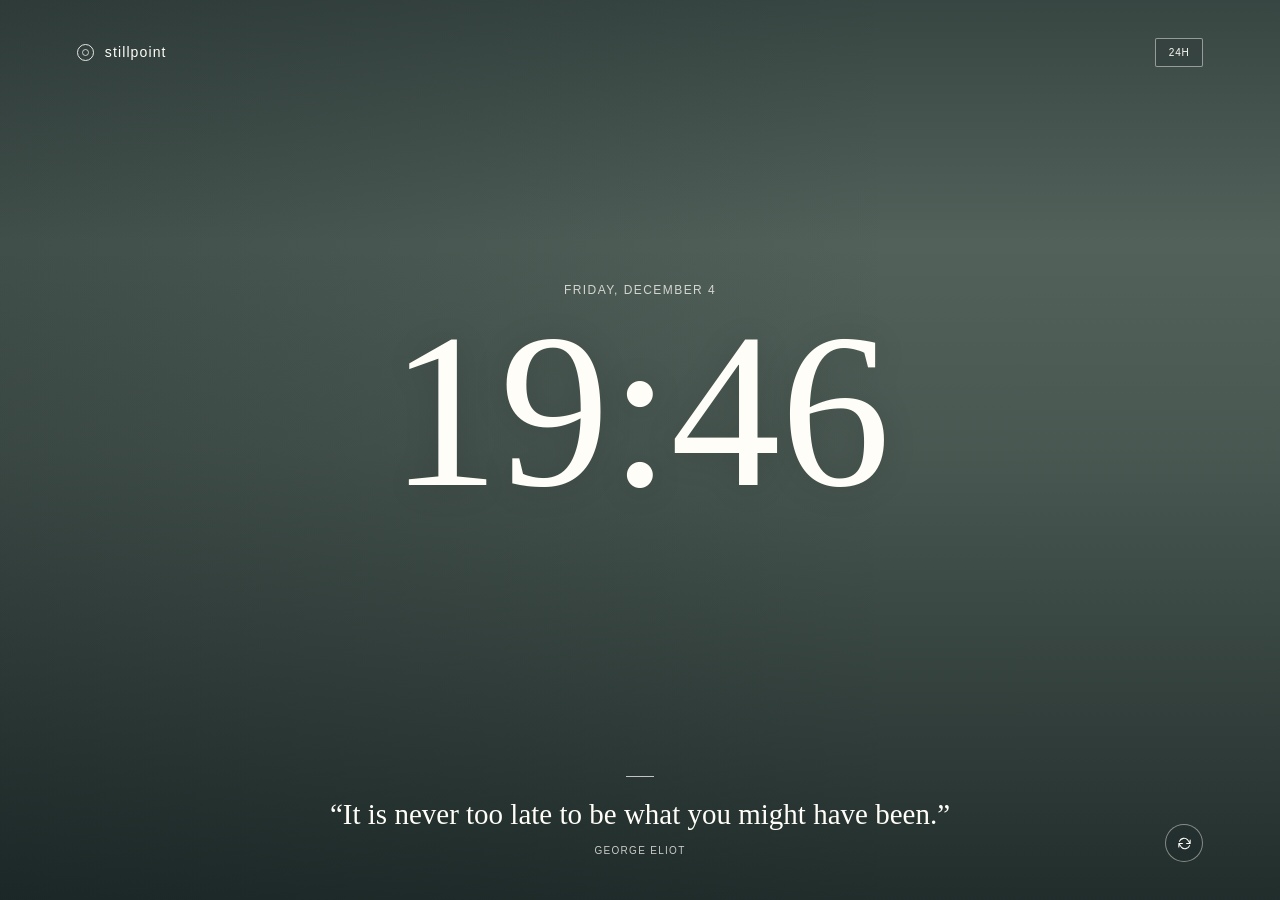
<file: momentum-dash/index.html>
<!doctype html>
<html lang="en">
  <head>
    <meta charset="utf-8">
    <meta name="viewport" content="width=device-width, initial-scale=1">
    <meta name="theme-color" content="#182b31">
    <title>Stillpoint</title>
    <link rel="stylesheet" href="styles.css">
    <script src="newtab.js" defer></script>
  </head>
  <body>
    <main class="scene">
      <div class="photo" aria-hidden="true"></div>
      <div class="shade" aria-hidden="true"></div>

      <header class="topbar">
        <a class="wordmark" href="#" aria-label="Stillpoint home">
          <span class="wordmark-mark" aria-hidden="true"></span>
          <span>stillpoint</span>
        </a>
        <button class="format-button" id="format-toggle" type="button" aria-label="Switch to 12-hour time">
          24H
        </button>
      </header>

      <section class="centerpiece" aria-label="Time and date">
        <p class="date" id="date"></p>
        <time class="clock" id="clock" aria-live="off"></time>
      </section>

      <footer class="quote-area">
        <div class="quote-rule" aria-hidden="true"></div>
        <blockquote class="quote" id="quote"></blockquote>
        <p class="quote-author" id="quote-author"></p>
        <button class="refresh-button" id="next-quote" type="button" aria-label="Show another quote" title="Another thought">
          <svg viewBox="0 0 24 24" aria-hidden="true" fill="none">
            <path d="M20 7v5h-5M4.8 9a7 7 0 0 1 11.7-2L20 12M4 17v-5h5m10.2 3a7 7 0 0 1-11.7 2L4 12" stroke="currentColor" stroke-width="1.5" stroke-linecap="round" stroke-linejoin="round"/>
          </svg>
        </button>
      </footer>
    </main>
  </body>
</html>
</file>
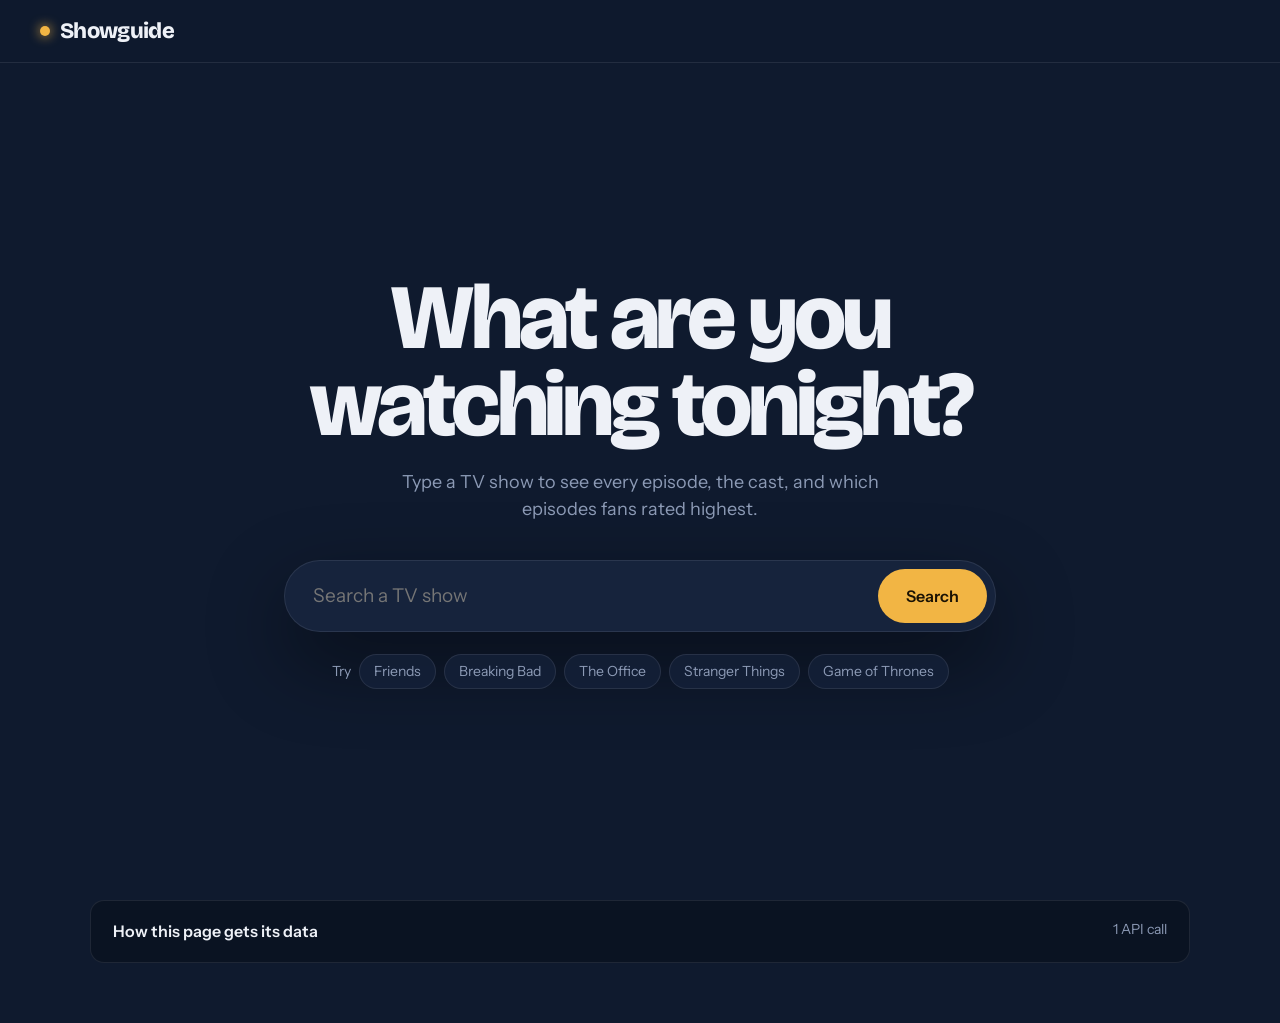
<file: tvmaze-api/index.html>
<!DOCTYPE html>
<html lang="en">
<head>
<meta charset="UTF-8">
<meta name="viewport" content="width=device-width, initial-scale=1.0">
<title>Showguide</title>
<link rel="preconnect" href="https://fonts.googleapis.com">
<link rel="preconnect" href="https://fonts.gstatic.com" crossorigin>
<link href="https://fonts.googleapis.com/css2?family=Bricolage+Grotesque:opsz,wght@12..96,400;12..96,600;12..96,800&family=Instrument+Sans:wght@400;500;600&display=swap" rel="stylesheet">
<style>
  :root {
    --night: #0f1a2e;
    --deep: #0a1322;
    --panel: #16233c;
    --panel-2: #1c2c4a;
    --ink: #eef1f7;
    --muted: #8c9ab5;
    --line: rgba(238, 241, 247, 0.09);
    --amber: #f2b544;
    --amber-soft: rgba(242, 181, 68, 0.14);
    --display: "Bricolage Grotesque", system-ui, sans-serif;
    --body: "Instrument Sans", system-ui, sans-serif;
  }
  * { box-sizing: border-box; }
  html { scroll-behavior: smooth; }
  body { margin: 0; background: var(--night); color: var(--ink); font-family: var(--body);
         font-size: 16px; line-height: 1.55; -webkit-font-smoothing: antialiased; }
  button, input { font: inherit; color: inherit; }
  img { display: block; }
  :focus-visible { outline: 2px solid var(--amber); outline-offset: 3px; border-radius: 6px; }
  .hidden { display: none !important; }

  /* ---------- top bar ---------- */
  .bar { position: sticky; top: 0; z-index: 20; display: flex; align-items: center; gap: 24px;
         padding: 14px 40px; background: rgba(15, 26, 46, 0.82); backdrop-filter: blur(14px);
         border-bottom: 1px solid var(--line); }
  .logo { font-family: var(--display); font-weight: 800; font-size: 22px; letter-spacing: -0.03em;
          display: flex; align-items: center; gap: 10px; cursor: pointer; background: none; border: 0; padding: 0; }
  .logo .lamp { width: 10px; height: 10px; border-radius: 50%; background: var(--amber);
                box-shadow: 0 0 12px var(--amber); }
  .bar form { flex: 1; max-width: 460px; margin-left: auto; }
  .bar input { width: 100%; padding: 10px 16px; border-radius: 999px; border: 1px solid var(--line);
               background: var(--panel); outline: none; font-size: 15px; }
  .bar input:focus { border-color: var(--amber); }

  /* ---------- landing ---------- */
  .landing { position: relative; min-height: calc(100vh - 63px); display: flex; align-items: center;
             justify-content: center; overflow: hidden; }
  .wall { position: absolute; inset: -40px; display: grid; grid-template-columns: repeat(auto-fill, minmax(130px, 1fr));
          gap: 12px; transform: rotate(-6deg) scale(1.15); opacity: 0.32; }
  .wall img { width: 100%; aspect-ratio: 2/3; object-fit: cover; border-radius: 8px; }
  .landing::after { content: ""; position: absolute; inset: 0;
                    background: radial-gradient(ellipse at center, rgba(15,26,46,0.55) 0%, var(--night) 72%); }
  .intro { position: relative; z-index: 2; text-align: center; padding: 40px 24px; max-width: 760px; }
  .intro h1 { font-family: var(--display); font-weight: 800; font-size: clamp(44px, 8vw, 92px);
              line-height: 0.95; letter-spacing: -0.045em; margin: 0 0 20px; }
  .intro p { color: var(--muted); font-size: 18px; margin: 0 auto 36px; max-width: 46ch; }
  .big-search { display: flex; gap: 8px; padding: 8px; border-radius: 999px; background: var(--panel);
                border: 1px solid var(--line); box-shadow: 0 30px 80px rgba(0,0,0,0.45); }
  .big-search input { flex: 1; min-width: 0; border: 0; background: none; outline: none; padding: 12px 20px; font-size: 19px; }
  .big-search button { border: 0; border-radius: 999px; padding: 12px 28px; background: var(--amber);
                       color: #1a1204; font-weight: 600; cursor: pointer; }
  .picks { margin-top: 22px; display: flex; flex-wrap: wrap; justify-content: center; gap: 8px; color: var(--muted); font-size: 14px; align-items: center; }
  .pick { border: 1px solid var(--line); background: rgba(22,35,60,0.7); border-radius: 999px;
          padding: 6px 14px; cursor: pointer; font-size: 14px; }
  .pick:hover { border-color: var(--amber); color: var(--amber); }

  /* ---------- status ---------- */
  .status { max-width: 640px; margin: 120px auto; text-align: center; padding: 0 24px; }
  .status h2 { font-family: var(--display); font-size: 34px; letter-spacing: -0.03em; margin: 0 0 8px; }
  .status p { color: var(--muted); margin: 0; }
  .spinner { width: 34px; height: 34px; margin: 0 auto 20px; border-radius: 50%;
             border: 3px solid var(--line); border-top-color: var(--amber); animation: spin 0.8s linear infinite; }
  @keyframes spin { to { transform: rotate(360deg); } }

  /* ---------- show hero ---------- */
  .hero { position: relative; overflow: hidden; }
  .hero-bg { position: absolute; inset: -60px; background-size: cover; background-position: center 20%;
             filter: blur(42px) saturate(1.3); opacity: 0.55; }
  .hero::after { content: ""; position: absolute; inset: 0;
                 background: linear-gradient(180deg, rgba(15,26,46,0.35) 0%, var(--night) 100%); }
  .hero-inner { position: relative; z-index: 2; max-width: 1180px; margin: 0 auto; padding: 64px 40px 48px;
                display: grid; grid-template-columns: 250px 1fr; gap: 48px; align-items: end; }
  .poster { width: 250px; aspect-ratio: 2/3; object-fit: cover; border-radius: 14px;
            box-shadow: 0 30px 70px rgba(0,0,0,0.55); background: var(--panel); }
  .hero h1 { font-family: var(--display); font-weight: 800; font-size: clamp(42px, 6.4vw, 84px);
             line-height: 0.95; letter-spacing: -0.045em; margin: 0 0 18px; }
  .facts { display: flex; flex-wrap: wrap; gap: 10px 22px; color: var(--muted); font-size: 15px; margin-bottom: 20px; }
  .facts strong { color: var(--ink); font-weight: 600; }
  .score { display: inline-flex; align-items: baseline; gap: 6px; }
  .score b { font-family: var(--display); font-size: 30px; font-weight: 800; color: var(--amber); letter-spacing: -0.02em; }
  .hero .summary { max-width: 62ch; color: #cfd6e4; font-size: 16.5px; margin: 0; }
  .others { margin-top: 22px; display: flex; flex-wrap: wrap; gap: 8px; align-items: center; color: var(--muted); font-size: 14px; }

  /* ---------- tabs ---------- */
  .tabs { position: sticky; top: 63px; z-index: 10; background: var(--night); border-bottom: 1px solid var(--line); }
  .tabs-inner { max-width: 1180px; margin: 0 auto; padding: 0 40px; display: flex; gap: 32px; }
  .tab { background: none; border: 0; padding: 18px 0 16px; cursor: pointer; color: var(--muted);
         font-weight: 500; font-size: 16px; border-bottom: 2px solid transparent; }
  .tab:hover { color: var(--ink); }
  .tab[aria-selected="true"] { color: var(--ink); border-bottom-color: var(--amber); }
  .tab small { color: var(--muted); font-size: 13px; margin-left: 4px; }

  .content { max-width: 1180px; margin: 0 auto; padding: 36px 40px 80px; }
  .section-title { font-family: var(--display); font-weight: 600; font-size: 26px; letter-spacing: -0.02em; margin: 0 0 6px; }
  .section-note { color: var(--muted); margin: 0 0 24px; font-size: 15px; }

  /* episodes */
  .seasons { display: flex; gap: 8px; overflow-x: auto; padding-bottom: 6px; margin-bottom: 26px; scrollbar-width: thin; }
  .season { flex: none; border: 1px solid var(--line); background: var(--panel); border-radius: 10px;
            padding: 9px 16px; cursor: pointer; font-size: 15px; }
  .season:hover { border-color: rgba(242,181,68,0.5); }
  .season[aria-pressed="true"] { background: var(--amber); color: #1a1204; border-color: var(--amber); font-weight: 600; }
  .ep { display: grid; grid-template-columns: 56px 220px 1fr auto; gap: 24px; align-items: center;
        padding: 18px 0; border-bottom: 1px solid var(--line); }
  .ep:last-child { border-bottom: 0; }
  .ep-num { font-family: var(--display); font-size: 30px; font-weight: 600; color: var(--muted); text-align: center; }
  .ep-img { width: 220px; aspect-ratio: 16/9; object-fit: cover; border-radius: 10px; background: var(--panel); }
  .ep h3 { margin: 0 0 4px; font-size: 17px; font-weight: 600; }
  .ep .when { color: var(--muted); font-size: 14px; margin-bottom: 6px; }
  .ep p { margin: 0; color: #b9c2d4; font-size: 14.5px; display: -webkit-box; -webkit-line-clamp: 2;
          -webkit-box-orient: vertical; overflow: hidden; }
  .ep-rate { font-family: var(--display); font-weight: 600; font-size: 20px; color: var(--amber); min-width: 48px; text-align: right; }
  .ep-rate.none { color: var(--muted); font-size: 15px; font-family: var(--body); }

  /* cast */
  .cast { display: grid; grid-template-columns: repeat(auto-fill, minmax(170px, 1fr)); gap: 28px 22px; }
  .person img, .person .ph { width: 100%; aspect-ratio: 4/5; object-fit: cover; border-radius: 12px; background: var(--panel); }
  .person .ph { display: flex; align-items: center; justify-content: center; font-family: var(--display);
                font-size: 44px; font-weight: 800; color: var(--muted); }
  .person h3 { margin: 12px 0 2px; font-size: 16px; font-weight: 600; }
  .person p { margin: 0; color: var(--muted); font-size: 14px; }

  /* ratings */
  .ratings-grid { display: grid; grid-template-columns: minmax(0, 1.5fr) minmax(0, 1fr); gap: 48px; align-items: start; }
  .heat-wrap { overflow-x: auto; padding-bottom: 6px; }
  .heat { display: grid; gap: 4px; width: max-content; }
  .heat-row { display: flex; gap: 4px; align-items: center; }
  .heat-label { width: 70px; flex: none; color: var(--muted); font-size: 13px; }
  .cell { width: 31px; height: 31px; border-radius: 6px; display: flex; align-items: center; justify-content: center;
          font-size: 11.5px; font-weight: 600; color: #101828; cursor: default; }
  .cell.empty { background: var(--panel); color: var(--muted); font-weight: 400; }
  .heat-head .cell { background: none; color: var(--muted); font-weight: 400; }
  .legend { display: flex; align-items: center; gap: 10px; margin-top: 18px; color: var(--muted); font-size: 13px; }
  .legend .scale { height: 8px; width: 160px; border-radius: 4px;
                   background: linear-gradient(90deg, rgb(44,62,102), rgb(242,181,68)); }
  .top { list-style: none; margin: 0; padding: 0; }
  .top li { display: grid; grid-template-columns: 40px 1fr auto; gap: 14px; align-items: center;
            padding: 16px 0; border-bottom: 1px solid var(--line); }
  .top li:last-child { border-bottom: 0; }
  .rank { font-family: var(--display); font-size: 30px; font-weight: 800; color: var(--muted); }
  .top li:first-child .rank { color: var(--amber); }
  .top h3 { margin: 0; font-size: 16px; font-weight: 600; }
  .top span { color: var(--muted); font-size: 14px; }
  .top .val { font-family: var(--display); font-size: 22px; font-weight: 600; color: var(--amber); }

  /* api log */
  .how { max-width: 1180px; margin: 0 auto 60px; padding: 0 40px; }
  .how details { background: var(--deep); border: 1px solid var(--line); border-radius: 14px; }
  .how summary { cursor: pointer; padding: 18px 22px; font-weight: 600; list-style: none; display: flex; justify-content: space-between; }
  .how summary::-webkit-details-marker { display: none; }
  .how summary span { color: var(--muted); font-weight: 400; font-size: 14px; }
  .log { padding: 0 22px 20px; font-family: ui-monospace, Menlo, monospace; font-size: 13px; }
  .log-line { display: grid; grid-template-columns: 44px 1fr; gap: 12px; padding: 8px 0; border-top: 1px solid var(--line); }
  .log-line .code { color: #6fdc9a; } .log-line .code.bad { color: #ff8a80; }
  .log-line .url { word-break: break-all; }
  .log-line .why { display: block; color: var(--muted); font-family: var(--body); font-size: 13.5px; margin-top: 2px; }

  @media (max-width: 860px) {
    .bar { padding: 12px 18px; }
    .hero-inner { grid-template-columns: 1fr; padding: 40px 20px 32px; gap: 28px; }
    .poster { width: 170px; }
    .tabs-inner, .content, .how { padding-left: 20px; padding-right: 20px; }
    .ep { grid-template-columns: 1fr auto; gap: 10px 16px; }
    .ep-num { display: none; }
    .ep-img { width: 100%; grid-column: 1 / -1; }
    .ratings-grid { grid-template-columns: 1fr; }
  }
  @media (prefers-reduced-motion: reduce) {
    * { animation: none !important; scroll-behavior: auto !important; }
  }
</style>
</head>
<body>

<header class="bar">
  <button class="logo" id="home" aria-label="Back to start"><span class="lamp"></span>Showguide</button>
  <form id="topForm" class="hidden" role="search">
    <input id="topQ" type="search" placeholder="Search another show" aria-label="Search TV shows">
  </form>
</header>

<!-- Landing -->
<section class="landing" id="landing">
  <div class="wall" id="wall" aria-hidden="true"></div>
  <div class="intro">
    <h1>What are you watching tonight?</h1>
    <p>Type a TV show to see every episode, the cast, and which episodes fans rated highest.</p>
    <form class="big-search" id="bigForm" role="search">
      <input id="bigQ" type="search" placeholder="Search a TV show" aria-label="Search TV shows" autofocus>
      <button type="submit">Search</button>
    </form>
    <div class="picks">Try
      <button class="pick">Friends</button>
      <button class="pick">Breaking Bad</button>
      <button class="pick">The Office</button>
      <button class="pick">Stranger Things</button>
      <button class="pick">Game of Thrones</button>
    </div>
  </div>
</section>

<!-- Loading / errors -->
<section class="status hidden" id="status"></section>

<!-- Show page -->
<main id="showPage" class="hidden">
  <section class="hero">
    <div class="hero-bg" id="heroBg"></div>
    <div class="hero-inner" id="heroInner"></div>
  </section>

  <nav class="tabs">
    <div class="tabs-inner" role="tablist">
      <button class="tab" role="tab" data-tab="episodes" aria-selected="true">Episodes <small id="cEp"></small></button>
      <button class="tab" role="tab" data-tab="cast" aria-selected="false">Cast <small id="cCast"></small></button>
      <button class="tab" role="tab" data-tab="ratings" aria-selected="false">Ratings</button>
    </div>
  </nav>

  <div class="content">
    <section id="tab-episodes"></section>
    <section id="tab-cast" class="hidden"></section>
    <section id="tab-ratings" class="hidden"></section>
  </div>
</main>

<!-- API log -->
<section class="how">
  <details id="howBox">
    <summary>How this page gets its data <span id="callCount">No API calls yet</span></summary>
    <div class="log" id="log"></div>
  </details>
</section>

<script>
const API = "https://api.tvmaze.com";
const $ = id => document.getElementById(id);
let state = { show: null, episodes: [], cast: [], season: null };
let calls = 0;

/* ---------- helpers ---------- */
const esc = s => String(s ?? "").replace(/[&<>"']/g, c => ({ "&": "&amp;", "<": "&lt;", ">": "&gt;", '"': "&quot;", "'": "&#39;" }[c]));
function text(html) { const d = document.createElement("div"); d.innerHTML = html || ""; return d.textContent.trim(); }
function fmtDate(d) {
  if (!d) return "";
  const dt = new Date(d + "T00:00:00");
  return isNaN(dt) ? d : dt.toLocaleDateString("en-GB", { day: "numeric", month: "short", year: "numeric" });
}
function initials(name) { return (name || "?").split(" ").map(w => w[0]).slice(0, 2).join(""); }

function logCall(status, url, why) {
  calls++;
  $("callCount").textContent = calls === 1 ? "1 API call" : `${calls} API calls`;
  $("log").insertAdjacentHTML("beforeend",
    `<div class="log-line"><span class="code ${status === 200 ? "" : "bad"}">${status}</span>
     <span class="url">GET ${esc(url)}<span class="why">${esc(why)}</span></span></div>`);
}
async function call(path, why) {
  const url = API + path;
  let res;
  try { res = await fetch(url); }
  catch (e) { logCall("ERR", url, "Network error: " + e.message); throw e; }
  logCall(res.status, url, why);
  if (res.status === 404) return null;
  if (!res.ok) throw new Error("HTTP " + res.status);
  return res.json();
}

/* ---------- views ---------- */
function view(name) {
  $("landing").classList.toggle("hidden", name !== "landing");
  $("status").classList.toggle("hidden", name !== "status");
  $("showPage").classList.toggle("hidden", name !== "show");
  $("topForm").classList.toggle("hidden", name === "landing");
  window.scrollTo(0, 0);
}
function status(title, msg, loading) {
  $("status").innerHTML = `${loading ? '<div class="spinner"></div>' : ""}<h2>${esc(title)}</h2><p>${esc(msg)}</p>`;
  view("status");
}

/* ---------- landing poster wall (one extra call, purely decorative) ---------- */
async function loadWall() {
  try {
    const shows = await call("/shows?page=1", "Popular shows for the background poster wall");
    const imgs = (shows || []).filter(s => s.image).sort((a, b) => b.weight - a.weight).slice(0, 60);
    $("wall").innerHTML = imgs.map(s => `<img src="${esc(s.image.medium)}" alt="" loading="lazy">`).join("");
  } catch (e) { /* the page works without the wall */ }
}

/* ---------- search flow ---------- */
async function search(name) {
  name = (name || "").trim();
  if (!name) return;
  status(`Looking up “${name}”`, "Asking TVmaze for this show…", true);
  try {
    // Call 1: name -> show (gives us the ID)
    const show = await call(`/singlesearch/shows?q=${encodeURIComponent(name)}`, "Step 1: turn the name into the show's ID");
    if (!show) {
      status(`No show called “${name}”`, "Check the spelling, or try the show's full title.", false);
      return;
    }
    await openShow(show, name);
  } catch (e) {
    status("TVmaze can't be reached", "Check your internet connection, then search again.", false);
  }
}

async function openShow(show, query) {
  status(show.name, "Loading episodes and cast…", true);
  // Calls 2 and 3 run at the same time, both using the ID from step 1
  const [episodes, cast, similar] = await Promise.all([
    call(`/shows/${show.id}/episodes`, `Step 2: use ID ${show.id} to get every episode`),
    call(`/shows/${show.id}/cast`, `Step 3: use ID ${show.id} to get the cast`),
    query ? call(`/search/shows?q=${encodeURIComponent(query)}`, "Other shows with a similar name").catch(() => null) : null
  ]);
  state = { show, episodes: episodes || [], cast: cast || [], season: null };
  const seasons = [...new Set(state.episodes.map(e => e.season))];
  state.season = seasons[0] ?? null;

  renderHero(show, (similar || []).map(r => r.show).filter(s => s.id !== show.id).slice(0, 5));
  renderEpisodes();
  renderCast();
  renderRatings();
  $("cEp").textContent = state.episodes.length || "";
  $("cCast").textContent = state.cast.length || "";
  selectTab("episodes");
  $("topQ").value = "";
  view("show");
}

/* ---------- renderers ---------- */
function renderHero(s, others) {
  const img = s.image ? (s.image.original || s.image.medium) : "";
  $("heroBg").style.backgroundImage = img ? `url("${img}")` : "none";
  const start = s.premiered ? s.premiered.slice(0, 4) : "";
  const end = s.ended ? s.ended.slice(0, 4) : (s.status === "Running" ? "now" : "");
  const network = s.network ? s.network.name : (s.webChannel ? s.webChannel.name : "");
  const seasons = new Set(state.episodes.map(e => e.season)).size;

  $("heroInner").innerHTML = `
    ${img ? `<img class="poster" src="${esc(s.image.medium)}" alt="${esc(s.name)} poster">` : `<div class="poster"></div>`}
    <div>
      <h1>${esc(s.name)}</h1>
      <div class="facts">
        ${s.rating && s.rating.average ? `<span class="score"><b>${s.rating.average}</b> / 10</span>` : ""}
        ${start ? `<span><strong>${start}${end ? "–" + end : ""}</strong></span>` : ""}
        ${seasons ? `<span><strong>${seasons}</strong> season${seasons > 1 ? "s" : ""}</span>` : ""}
        ${network ? `<span>${esc(network)}</span>` : ""}
        ${s.genres && s.genres.length ? `<span>${esc(s.genres.join(", "))}</span>` : ""}
      </div>
      <p class="summary">${esc(text(s.summary)) || "No description available for this show."}</p>
      ${others.length ? `<div class="others">Looking for another one?
        ${others.map((o, i) => `<button class="pick" data-i="${i}">${esc(o.name)}${o.premiered ? " (" + o.premiered.slice(0, 4) + ")" : ""}</button>`).join("")}
      </div>` : ""}
    </div>`;
  $("heroInner").querySelectorAll(".others .pick").forEach(b =>
    b.onclick = () => openShow(others[Number(b.dataset.i)], null));
}

function renderEpisodes() {
  const box = $("tab-episodes");
  if (!state.episodes.length) { box.innerHTML = `<p class="section-note">TVmaze has no episodes listed for this show yet.</p>`; return; }
  const seasons = [...new Set(state.episodes.map(e => e.season))];
  const list = state.episodes.filter(e => e.season === state.season);
  box.innerHTML = `
    <div class="seasons" role="group" aria-label="Choose a season">
      ${seasons.map(n => `<button class="season" data-s="${n}" aria-pressed="${n === state.season}">Season ${n}</button>`).join("")}
    </div>
    ${list.map(e => `
      <article class="ep">
        <div class="ep-num">${e.number ?? "–"}</div>
        ${e.image ? `<img class="ep-img" src="${esc(e.image.medium)}" alt="" loading="lazy">` : `<div class="ep-img"></div>`}
        <div>
          <h3>${esc(e.name)}</h3>
          <div class="when">${fmtDate(e.airdate)}${e.runtime ? `, ${e.runtime} min` : ""}</div>
          ${e.summary ? `<p>${esc(text(e.summary))}</p>` : ""}
        </div>
        ${e.rating && e.rating.average ? `<div class="ep-rate">${e.rating.average}</div>` : `<div class="ep-rate none">No rating</div>`}
      </article>`).join("")}`;
  box.querySelectorAll(".season").forEach(b => b.onclick = () => { state.season = Number(b.dataset.s); renderEpisodes(); });
}

function renderCast() {
  const box = $("tab-cast");
  if (!state.cast.length) { box.innerHTML = `<p class="section-note">TVmaze has no cast listed for this show.</p>`; return; }
  box.innerHTML = `<div class="cast">${state.cast.map(m => {
    const p = m.person || {}, c = m.character || {};
    const img = p.image ? `<img src="${esc(p.image.medium)}" alt="${esc(p.name)}" loading="lazy">` : `<div class="ph">${esc(initials(p.name))}</div>`;
    return `<div class="person">${img}<h3>${esc(p.name)}</h3><p>${esc(c.name)}</p></div>`;
  }).join("")}</div>`;
}

function heatColor(r) {
  // 6.5 or lower = cool slate, 9.5 or higher = full amber
  const t = Math.max(0, Math.min(1, (r - 6.5) / 3));
  const a = [44, 62, 102], b = [242, 181, 68];   // slate blue -> amber, mixed in RGB (no green detour)
  const c = a.map((v, i) => Math.round(v + (b[i] - v) * t));
  return { bg: `rgb(${c.join(",")})`, fg: t > 0.55 ? "#1a1204" : "#eef1f7" };
}

function renderRatings() {
  const box = $("tab-ratings");
  const rated = state.episodes.filter(e => e.rating && e.rating.average != null);
  if (!rated.length) { box.innerHTML = `<p class="section-note">Fans haven't rated this show's episodes on TVmaze yet.</p>`; return; }

  const seasons = [...new Set(state.episodes.map(e => e.season))];
  const maxEp = Math.max(...state.episodes.map(e => e.number || 0));
  const head = `<div class="heat-row heat-head"><div class="heat-label"></div>${
    Array.from({ length: maxEp }, (_, i) => `<div class="cell">${i + 1}</div>`).join("")}</div>`;
  const rows = seasons.map(sn => {
    const cells = Array.from({ length: maxEp }, (_, i) => {
      const e = state.episodes.find(x => x.season === sn && x.number === i + 1);
      if (!e) return `<div class="cell empty"></div>`;
      const r = e.rating && e.rating.average;
      if (r == null) return `<div class="cell empty" title="${esc(e.name)}: no rating">–</div>`;
      const c = heatColor(r);
      return `<div class="cell" style="background:${c.bg};color:${c.fg}" title="S${sn} E${e.number}: ${esc(e.name)} (${r})">${r}</div>`;
    }).join("");
    return `<div class="heat-row"><div class="heat-label">Season ${sn}</div>${cells}</div>`;
  }).join("");

  const top = [...rated].sort((a, b) => b.rating.average - a.rating.average).slice(0, 5);

  box.innerHTML = `
    <div class="ratings-grid">
      <div>
        <h2 class="section-title">Every episode, rated</h2>
        <p class="section-note">Each square is one episode. Brighter means fans rated it higher. Hover a square for its title.</p>
        <div class="heat-wrap"><div class="heat">${head}${rows}</div></div>
        <div class="legend">Lower <span class="scale"></span> Higher</div>
      </div>
      <div>
        <h2 class="section-title">Top 5 episodes</h2>
        <p class="section-note">Worked out from the episode list, no extra API call.</p>
        <ol class="top">${top.map((e, i) => `
          <li><div class="rank">${i + 1}</div>
              <div><h3>${esc(e.name)}</h3><span>Season ${e.season}, episode ${e.number}</span></div>
              <div class="val">${e.rating.average}</div></li>`).join("")}
        </ol>
      </div>
    </div>`;
}

/* ---------- tabs & events ---------- */
function selectTab(name) {
  document.querySelectorAll(".tab").forEach(t => t.setAttribute("aria-selected", t.dataset.tab === name));
  ["episodes", "cast", "ratings"].forEach(n => $("tab-" + n).classList.toggle("hidden", n !== name));
}
document.querySelectorAll(".tab").forEach(t => t.onclick = () => selectTab(t.dataset.tab));
$("bigForm").addEventListener("submit", e => { e.preventDefault(); search($("bigQ").value); });
$("topForm").addEventListener("submit", e => { e.preventDefault(); search($("topQ").value); });
document.querySelectorAll(".intro .pick").forEach(b => b.onclick = () => search(b.textContent));
$("home").onclick = () => { $("bigQ").value = ""; view("landing"); $("bigQ").focus(); };

loadWall();
</script>
</body>
</html>
</file>
<file: momentum-dash/styles.css>
:root {
  color-scheme: dark;
  font-family: "Avenir Next", Avenir, "Segoe UI", sans-serif;
  font-synthesis: none;
  text-rendering: optimizeLegibility;
  -webkit-font-smoothing: antialiased;
  --ink: #fffdf7;
  --muted: rgba(255, 253, 247, 0.76);
}

* {
  box-sizing: border-box;
}

html,
body {
  width: 100%;
  min-width: 320px;
  min-height: 100%;
  margin: 0;
}

body {
  min-height: 100vh;
  min-height: 100svh;
  overflow: hidden;
  color: var(--ink);
  background: #263c3c;
}

button,
a {
  color: inherit;
  font: inherit;
}

.scene {
  position: relative;
  display: grid;
  grid-template-rows: auto 1fr auto;
  width: 100%;
  min-height: 100vh;
  min-height: 100svh;
  padding: 34px clamp(24px, 6vw, 88px) 38px;
  isolation: isolate;
  overflow: hidden;
}

.photo,
.shade {
  position: absolute;
  z-index: -1;
  inset: 0;
}

.photo {
  background-color: #52615a;
  background-image: url("https://images.unsplash.com/photo-1470770841072-f978cf4d019e?auto=format&fit=crop&w=2400&q=85");
  background-position: center 54%;
  background-size: cover;
  animation: arrive 1.2s ease-out both;
}

.shade {
  background:
    linear-gradient(180deg, rgba(12, 24, 27, 0.37) 0%, transparent 27%, rgba(9, 20, 21, 0.12) 50%, rgba(9, 20, 21, 0.67) 100%),
    linear-gradient(90deg, rgba(13, 23, 26, 0.25), transparent 70%);
}

.topbar {
  display: flex;
  align-items: center;
  justify-content: space-between;
  min-height: 36px;
  animation: rise-in 700ms 100ms both;
}

.wordmark {
  display: inline-flex;
  align-items: center;
  gap: 11px;
  color: var(--ink);
  font-size: 14px;
  font-weight: 500;
  letter-spacing: 0.08em;
  text-decoration: none;
}

.wordmark-mark {
  position: relative;
  width: 17px;
  height: 17px;
  border: 1px solid rgba(255, 253, 247, 0.88);
  border-radius: 50%;
}

.wordmark-mark::after {
  position: absolute;
  inset: 4px;
  border: 1px solid rgba(255, 253, 247, 0.72);
  border-radius: 50%;
  content: "";
}

.format-button {
  min-width: 48px;
  padding: 8px 10px;
  border: 1px solid rgba(255, 253, 247, 0.48);
  border-radius: 2px;
  background: rgba(16, 28, 29, 0.16);
  color: var(--ink);
  cursor: pointer;
  font-size: 10px;
  letter-spacing: 0.08em;
  transition: background 160ms ease, border-color 160ms ease;
}

.format-button:hover,
.format-button:focus-visible {
  border-color: var(--ink);
  background: rgba(16, 28, 29, 0.42);
}

.centerpiece {
  align-self: center;
  justify-self: center;
  width: min(100%, 800px);
  margin-top: -2vh;
  text-align: center;
  animation: rise-in 900ms 180ms both;
}

.date {
  margin: 0 0 7px;
  color: var(--muted);
  font-size: 12px;
  font-weight: 500;
  letter-spacing: 0.12em;
  text-transform: uppercase;
}

.clock {
  display: block;
  font-family: "Iowan Old Style", "Palatino Linotype", "Book Antiqua", Georgia, serif;
  font-size: clamp(92px, 18vw, 220px);
  font-weight: 400;
  line-height: 0.98;
  font-variant-numeric: tabular-nums;
  letter-spacing: 0;
  text-shadow: 0 2px 34px rgba(7, 17, 19, 0.13);
}

.quote-area {
  position: relative;
  display: grid;
  justify-items: center;
  padding: 26px 46px 2px;
  text-align: center;
  animation: rise-in 900ms 320ms both;
}

.quote-rule {
  width: 28px;
  height: 1px;
  margin-bottom: 18px;
  background: rgba(255, 253, 247, 0.72);
}

.quote {
  max-width: 660px;
  margin: 0;
  color: var(--ink);
  font-family: "Iowan Old Style", "Palatino Linotype", "Book Antiqua", Georgia, serif;
  font-size: clamp(20px, 2.5vw, 29px);
  font-weight: 400;
  line-height: 1.35;
  text-wrap: balance;
}

.quote-author {
  min-height: 15px;
  margin: 11px 0 0;
  color: var(--muted);
  font-size: 10px;
  letter-spacing: 0.13em;
  text-transform: uppercase;
}

.refresh-button {
  position: absolute;
  right: 0;
  bottom: 0;
  display: grid;
  width: 38px;
  height: 38px;
  place-items: center;
  border: 1px solid rgba(255, 253, 247, 0.45);
  border-radius: 50%;
  background: rgba(16, 28, 29, 0.14);
  cursor: pointer;
  transition: background 160ms ease, transform 220ms ease;
}

.refresh-button svg {
  width: 17px;
  height: 17px;
}

.refresh-button:hover,
.refresh-button:focus-visible {
  background: rgba(16, 28, 29, 0.42);
}

.refresh-button:hover svg {
  transform: rotate(35deg);
}

button:focus-visible,
a:focus-visible {
  outline: 2px solid var(--ink);
  outline-offset: 4px;
}

@keyframes rise-in {
  from { opacity: 0; transform: translateY(9px); }
  to { opacity: 1; transform: translateY(0); }
}

@keyframes arrive {
  from { opacity: 0.7; transform: scale(1.025); }
  to { opacity: 1; transform: scale(1); }
}

@media (max-width: 600px) {
  .scene {
    padding: 24px 22px 28px;
  }

  .photo {
    background-position: 55% center;
  }

  .centerpiece {
    margin-top: -5vh;
  }

  .clock {
    font-size: clamp(82px, 24vw, 138px);
  }

  .quote-area {
    padding: 24px 12px 48px;
  }

  .refresh-button {
    right: 50%;
    bottom: 0;
    transform: translateX(50%);
  }
}

@media (prefers-reduced-motion: reduce) {
  *,
  *::before,
  *::after {
    animation-duration: 0.01ms !important;
    animation-iteration-count: 1 !important;
    scroll-behavior: auto !important;
    transition-duration: 0.01ms !important;
  }
}
</file>
